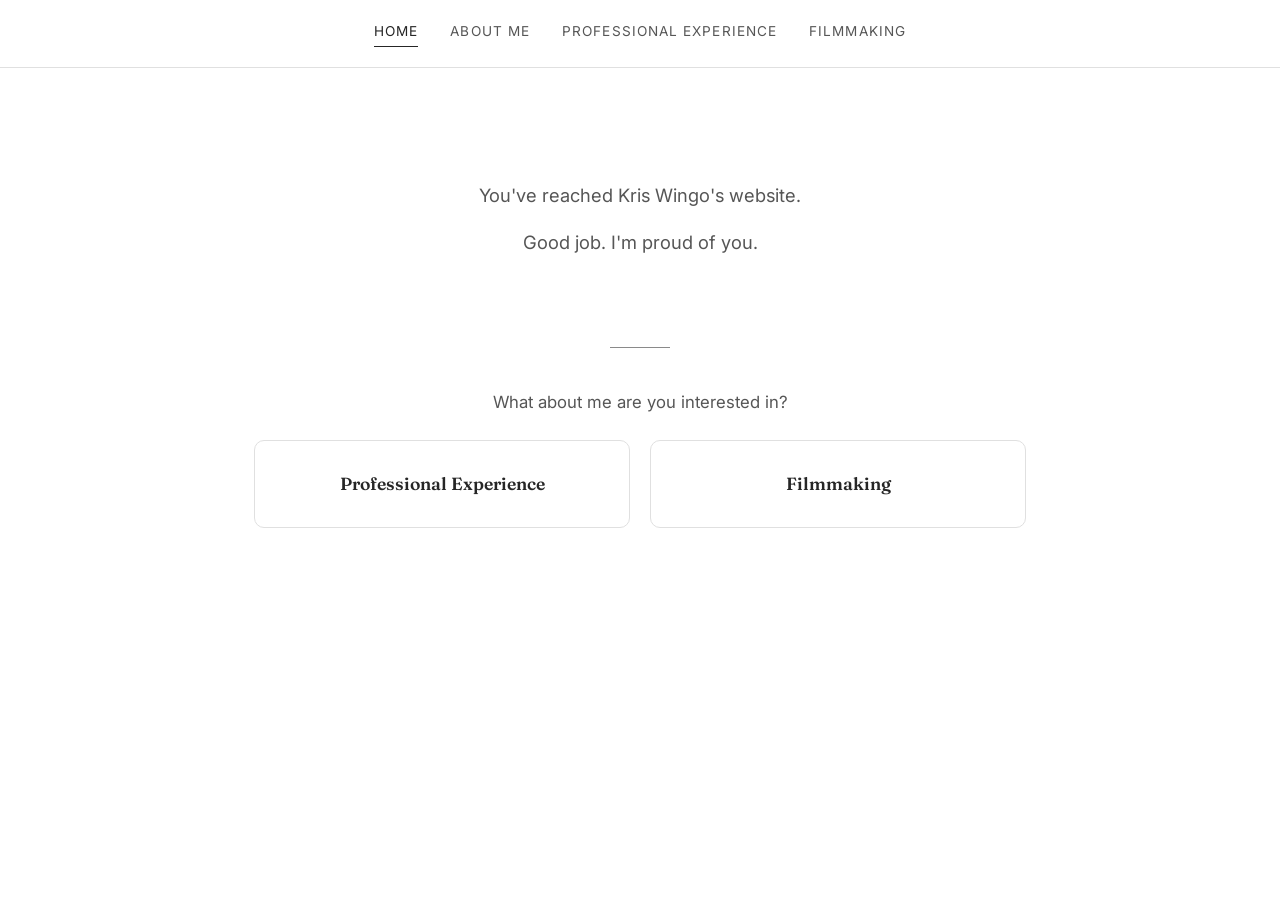
<file: index.html>
<!DOCTYPE html>
<html lang="en">
<head>
  <meta charset="UTF-8">
  <meta name="viewport" content="width=device-width, initial-scale=1.0">
  <title>Kris Wingo</title>
  <link rel="stylesheet" href="styles.css">
</head>
<body>
  <header>
    <nav>
      <a href="index.html">Home</a>
      <a href="about.html">About Me</a>
      <a href="experience.html">Professional Experience</a>
      <a href="filmmaking.html">Filmmaking</a>
    </nav>
  </header>

  <main>
    <section class="hero">
      <p>You've reached Kris Wingo's website.<p>
      <p>Good job. I'm proud of you.</p>
    </section>

    <div class="hero-divider"></div>

    <p class="explore-heading">What about me are you interested in?</p>
    <div class="cta-grid">
      <a class="cta-card" href="experience.html">
        Professional Experience
      </a>
      <a class="cta-card" href="filmmaking.html">
        Filmmaking
      </a>
    </div>
  </main>

  <script src="script.js"></script>
</body>
</html>
</file>
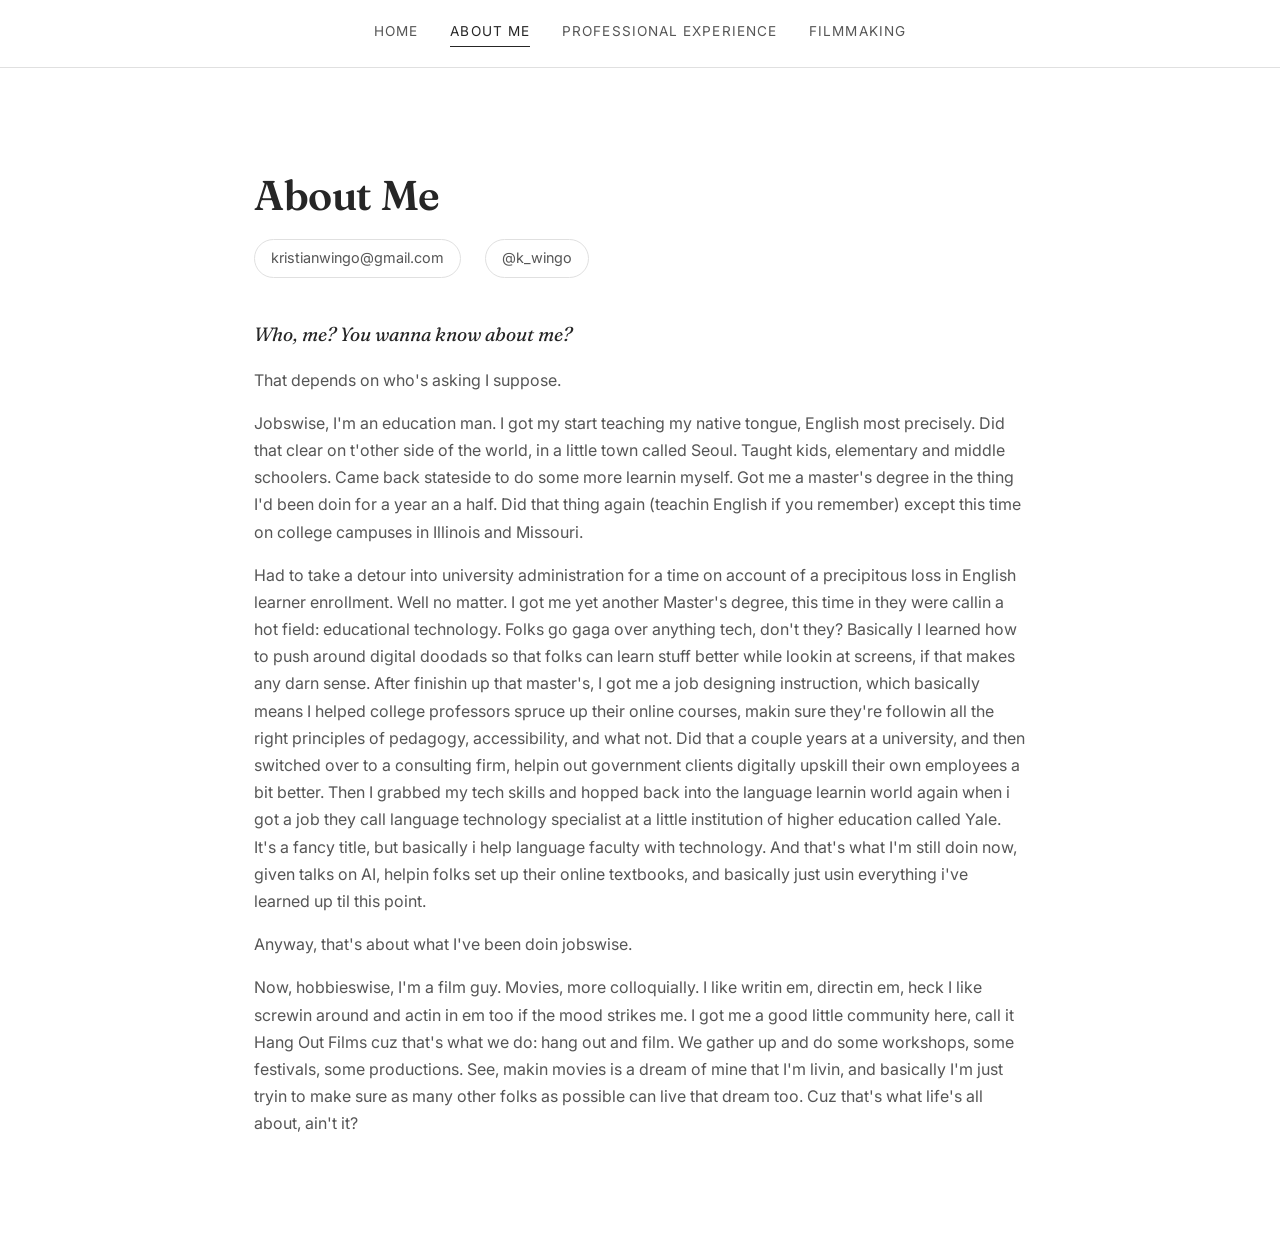
<file: about.html>
<!DOCTYPE html>
<html lang="en">
<head>
  <meta charset="UTF-8">
  <meta name="viewport" content="width=device-width, initial-scale=1.0">
  <title>About Me | Kris Wingo</title>
  <link rel="stylesheet" href="styles.css">
</head>
<body>
  <header>
    <nav>
      <a href="index.html">Home</a>
      <a href="about.html">About Me</a>
      <a href="experience.html">Professional Experience</a>
      <a href="filmmaking.html">Filmmaking</a>
    </nav>
  </header>

  <main>
    <h1>About Me</h1>

    <div class="links-row">
           <a href="mailto:kristianwingo@gmail.com">kristianwingo@gmail.com</a>
 <a href="https://instagram.com/k_wingo" target="_blank" rel="noopener">@k_wingo</a>
    </div>

    <div class="about-body">
      <p>Who, me? You wanna know about me?</p>
      <p>That depends on who's asking I suppose.</p>
      <p>Jobswise, I'm an education man. I got my start teaching my native tongue, English most precisely. Did that clear on t'other side of the world, in a little town called Seoul. Taught kids, elementary and middle schoolers. Came back stateside to do some more learnin myself. Got me a master's degree in the thing I'd been doin for a year an a half. Did that thing again (teachin English if you remember) except this time on college campuses in Illinois and Missouri.</p>
      <p>Had to take a detour into university administration for a time on account of a precipitous loss in English learner enrollment. Well no matter. I got me yet another Master's degree, this time in they were callin a hot field: educational technology. Folks go gaga over anything tech, don't they? Basically I learned how to push around digital doodads so that folks can learn stuff better while lookin at screens, if that makes any darn sense. After finishin up that master's, I got me a job designing instruction, which basically means I helped college professors spruce up their online courses, makin sure they're followin all the right principles of pedagogy, accessibility, and what not. Did that a couple years at a university, and then switched over to a consulting firm, helpin out government clients digitally upskill their own employees a bit better. Then I grabbed my tech skills and hopped back into the language learnin world again when i got a job they call language technology specialist at a little institution of higher education called Yale. It's a fancy title, but basically i help language faculty with technology. And that's what I'm still doin now, given talks on AI, helpin folks set up their online textbooks, and basically just usin everything i've learned up til this point.</p>
      <p>Anyway, that's about what I've been doin jobswise.</p>
      <p>Now, hobbieswise, I'm a film guy. Movies, more colloquially. I like writin em, directin em, heck I like screwin around and actin in em too if the mood strikes me. I got me a good little community here, call it Hang Out Films cuz that's what we do: hang out and film. We gather up and do some workshops, some festivals, some productions. See, makin movies is a dream of mine that I'm livin, and basically I'm just tryin to make sure as many other folks as possible can live that dream too. Cuz that's what life's all about, ain't it?</p>
    </div>
  </main>

  <script src="script.js"></script>
</body>
</html>
</file>
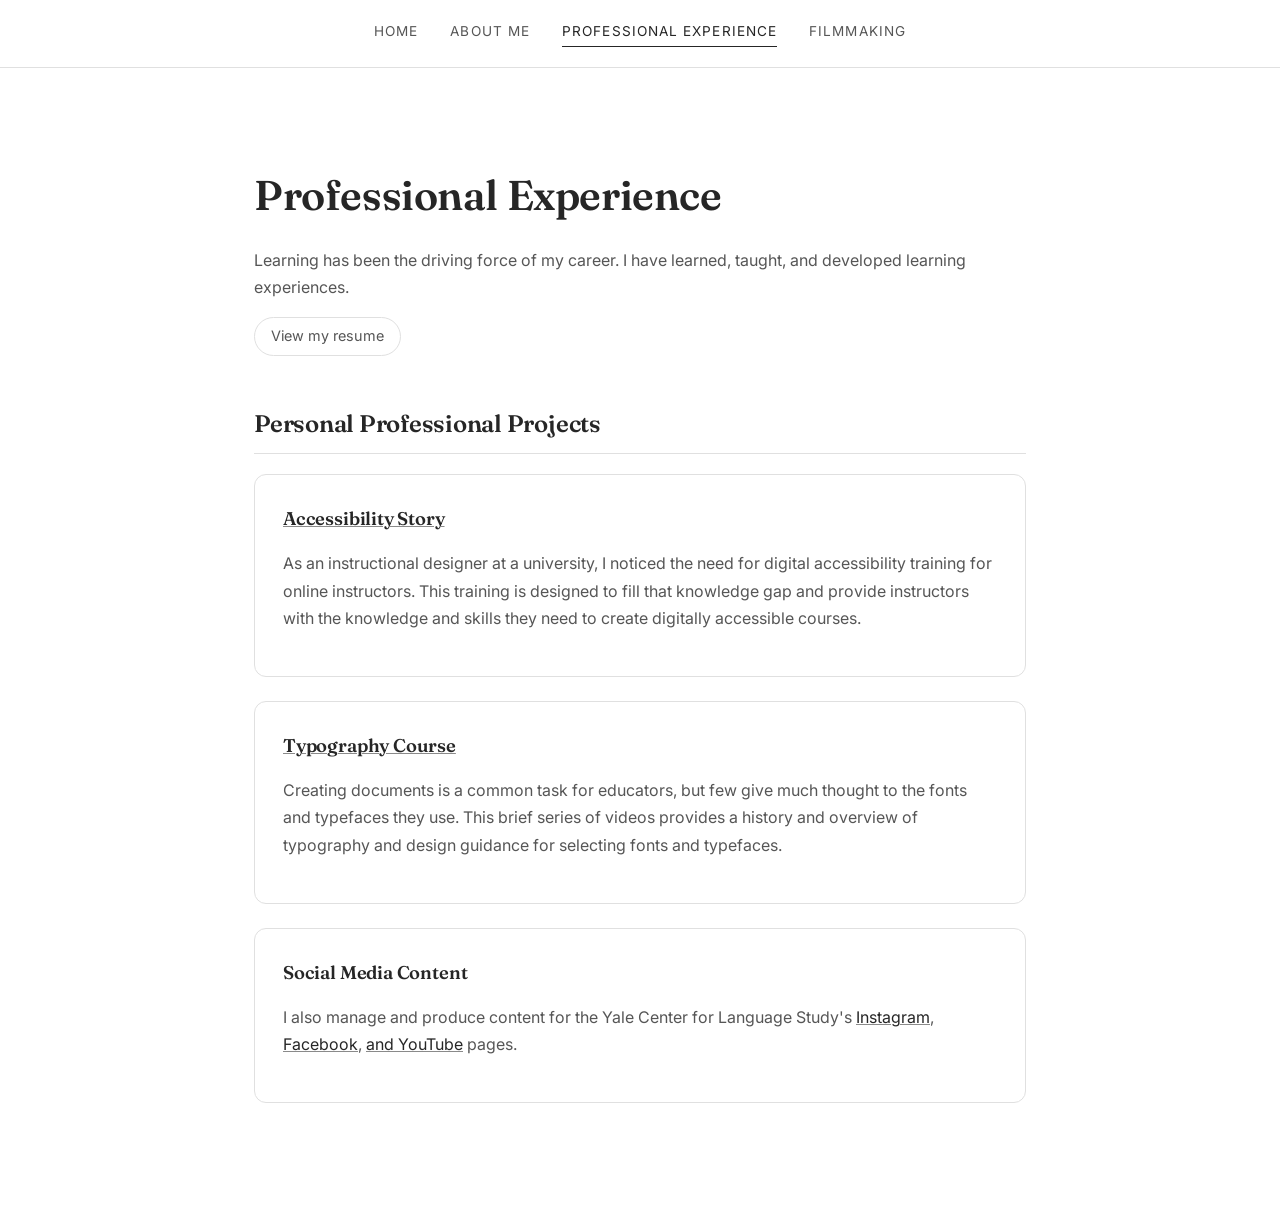
<file: experience.html>
<!DOCTYPE html>
<html lang="en">
<head>
  <meta charset="UTF-8">
  <meta name="viewport" content="width=device-width, initial-scale=1.0">
  <title>Professional Experience | Kris Wingo</title>
  <link rel="stylesheet" href="styles.css">
</head>
<body>
  <header>
    <nav>
      <a href="index.html">Home</a>
      <a href="about.html">About Me</a>
      <a href="experience.html">Professional Experience</a>
      <a href="filmmaking.html">Filmmaking</a>
    </nav>
  </header>

  <main>
    <h1>Professional Experience</h1>
    <p>Learning has been the driving force of my career. I have learned, taught, and developed learning experiences.</p>

    <div class="links-row">
      <a href="Kristian Wingo resume.pdf" target="_blank" rel="noopener">View my resume</a>
    </div>

    <h2>Personal Professional Projects</h2>

    <div class="card">
     <a href="https://kriswingoelearning.s3.us-east-2.amazonaws.com/Accessibility+Story+-+Storyline+output/story.html"> <h3>Accessibility Story</h3></a>
      <p>As an instructional designer at a university, I noticed the need for digital accessibility training for online instructors. This training is designed to fill that knowledge gap and provide instructors with the knowledge and skills they need to create digitally accessible courses.</p>
    </div>

    <div class="card">
      <a href="https://www.youtube.com/watch?v=-69LbHownVY&list=PLdi-2gfSUC5guArgAKJ0tuiGcOzNzxzjL&pp=0gcJCf0EgXWwhyeT"><h3>Typography Course</h3></a>
      <p>Creating documents is a common task for educators, but few give much thought to the fonts and typefaces they use. This brief series of videos provides a history and overview of typography and design guidance for selecting fonts and typefaces.</p>
    </div>

    <div class="card">
      <h3>Social Media Content</h3>
      <p>I also manage and produce content for the Yale Center for Language Study's <a href="https://www.instagram.com/yalecls/">Instagram</a>, <a href="https://www.facebook.com/yalecls/">Facebook</a>, <a href="https://www.youtube.com/@YaleCLS">and YouTube</a> pages.</p>
    </div>
  </main>

  <script src="script.js"></script>
</body>
</html>
</file>
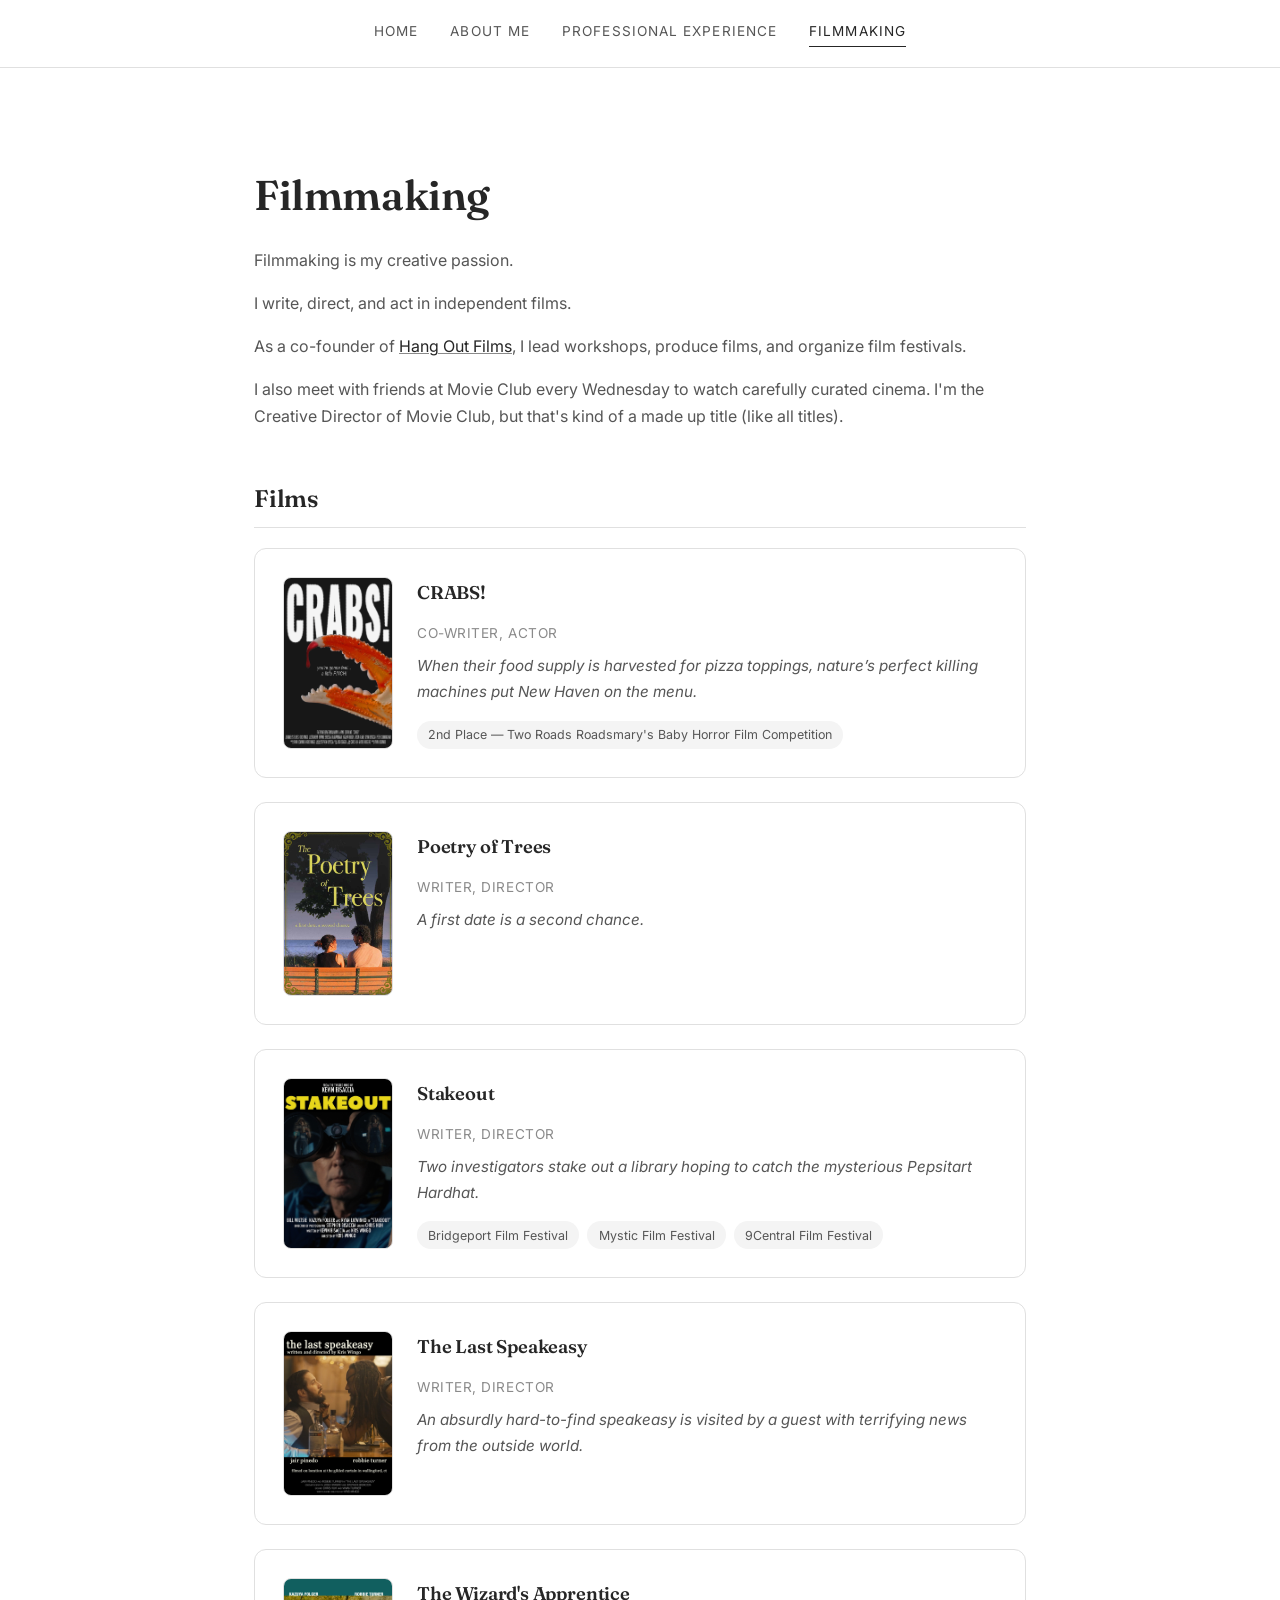
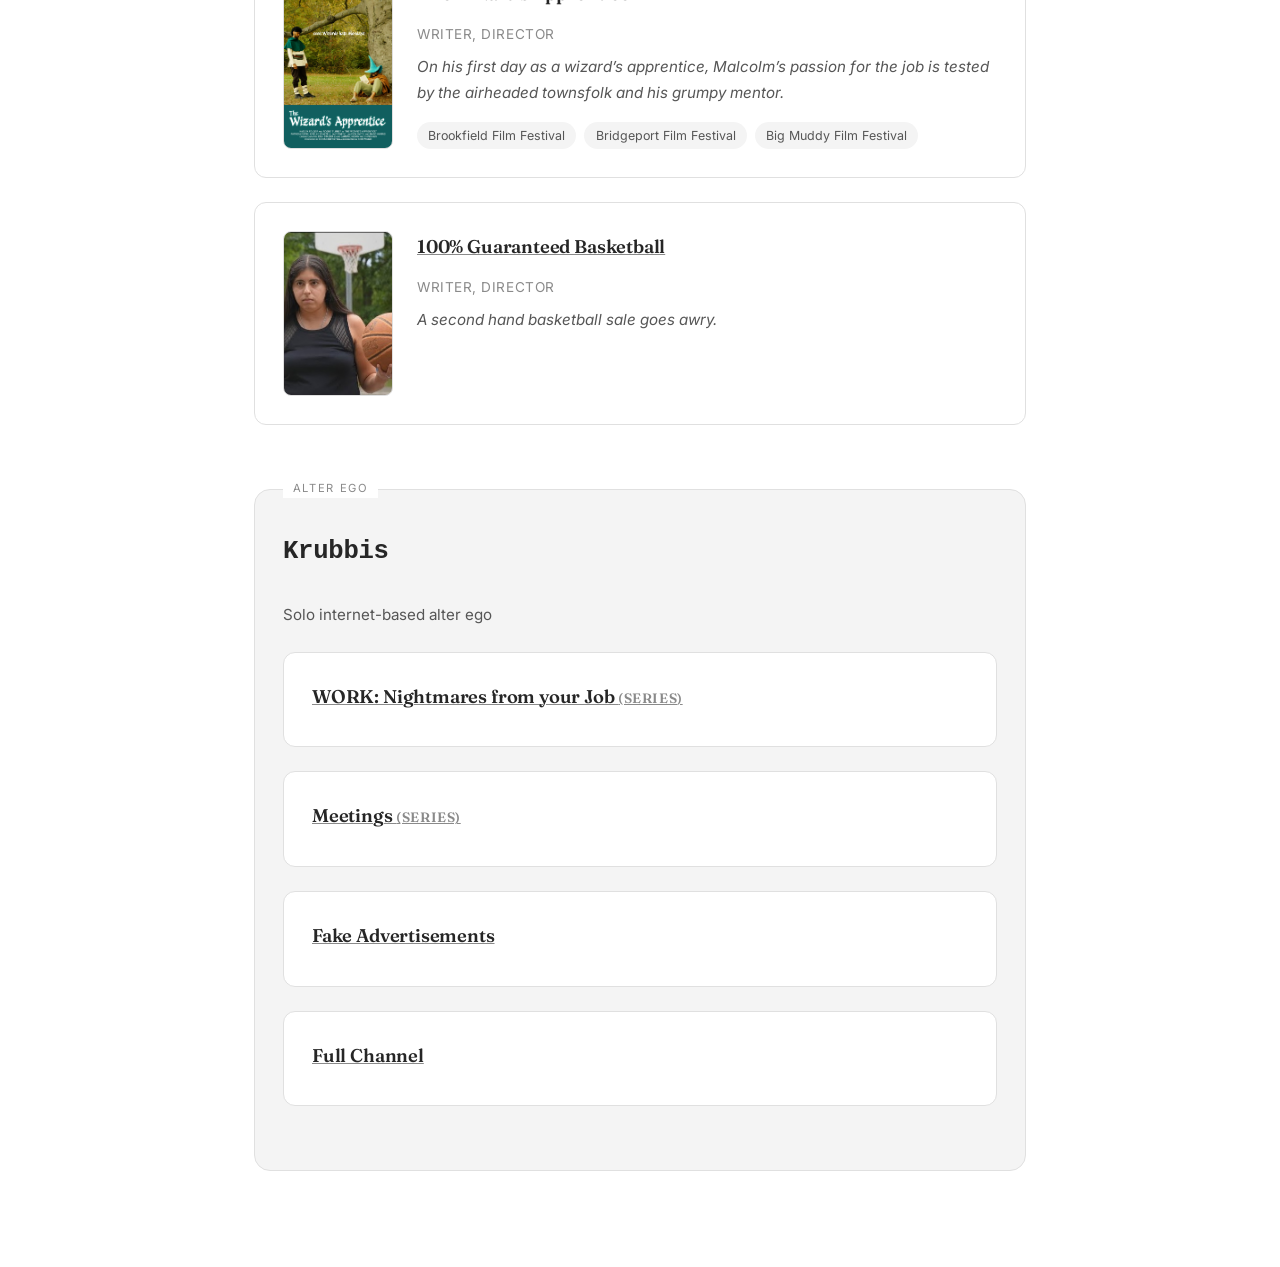
<file: filmmaking.html>
<!DOCTYPE html>
<html lang="en">
<head>
  <meta charset="UTF-8">
  <meta name="viewport" content="width=device-width, initial-scale=1.0">
  <title>Filmmaking | Kris Wingo</title>
  <link rel="stylesheet" href="styles.css">
</head>
<body>
  <header>
    <nav>
      <a href="index.html">Home</a>
      <a href="about.html">About Me</a>
      <a href="experience.html">Professional Experience</a>
      <a href="filmmaking.html">Filmmaking</a>
    </nav>
  </header>

  <main>
    <h1>Filmmaking</h1>
    <p>Filmmaking is my creative passion.</p>
    <p>I write, direct, and act in independent films.</p>
    <p>As a co-founder of <a href="https://hangoutfilms.com">Hang Out Films</a>, I lead workshops, produce films, and organize film festivals.</p>
    <p>I also meet with friends at Movie Club every Wednesday to watch carefully curated cinema. I'm the Creative Director of Movie Club, but that's kind of a made up title (like all titles).</p>

    <h2>Films</h2>

    <div class="card film-card">
<img class="poster-img" src="posters/crabs.jpg" alt="CRABS! poster">
      <div class="film-content">
        <h3>CRABS!</h3>
        <p class="meta">Co-writer, Actor</p>
 <p class="logline">When their food supply is harvested for pizza toppings, nature’s perfect killing machines put New Haven on the menu.</p>
        <span class="badge">2nd Place — Two Roads Roadsmary's Baby Horror Film Competition</span>
      </div>
    </div>

    <div class="card film-card">
<img class="poster-img" src="posters/poetryoftrees.jpg" alt="Poetry of Trees poster">
      <div class="film-content">
        <h3>Poetry of Trees</h3>
        <p class="meta">Writer, Director</p>
 <p class="logline">A first date is a second chance.</p>
      </div>
    </div>

    <div class="card film-card">
<img class="poster-img" src="posters/stakeout.jpg" alt="Stakeout poster">
      <div class="film-content">
        <h3>Stakeout</h3>
        <p class="meta">Writer, Director</p>
 <p class="logline">Two investigators stake out a library hoping to catch the mysterious Pepsitart Hardhat.</p>
        <span class="badge">Bridgeport Film Festival</span>
        <span class="badge">Mystic Film Festival</span>
        <span class="badge">9Central Film Festival</span>
      </div>
    </div>

    <div class="card film-card">
<img class="poster-img" src="posters/last-speakeasy.jpg" alt="The Last Speakeasy poster">

      <div class="film-content">
        <h3>The Last Speakeasy</h3>
        <p class="meta">Writer, Director</p>
<p class="logline">An absurdly hard-to-find speakeasy is visited by a guest with terrifying news from the outside world.</p>
      </div>
    </div>

    <div class="card film-card">
<img class="poster-img" src="posters/wizards-apprentice.jpg" alt="The Wizard's Apprentice poster">

      <div class="film-content">
        <h3>The Wizard's Apprentice</h3>
        <p class="meta">Writer, Director</p>
<p class="logline">On his first day as a wizard’s apprentice, Malcolm’s passion for the job is tested by the airheaded townsfolk and his grumpy mentor.</p>
        <span class="badge">Brookfield Film Festival</span>
        <span class="badge">Bridgeport Film Festival</span>
        <span class="badge">Big Muddy Film Festival</span>
      </div>
    </div>

    <div class="card film-card">
<img class="poster-img" src="posters/100percentbasketball.jpg" alt="The Wizard's Apprentice poster">
      <div class="film-content">
        <a href="https://youtu.be/SjYJv8mk50M?si=ZvMbg0pxzz1pdVsW"><h3>100% Guaranteed Basketball</h3></a>
        <p class="meta">Writer, Director</p>
<p class="logline">A second hand basketball sale goes awry.</p>
      </div>
    </div>

    <section class="krubbis-section">
      <h2>Krubbis</h2>
      <p class="intro">Solo internet-based alter ego</p>

      <div class="card">
        <a href="https://youtube.com/playlist?list=PLoatXRt6NicfovRjdJzaZ-Qcx__cVROSV&si=icB-krE_a-iYxYAj"><h3>WORK: Nightmares from your Job <span class="meta">(Series)</span></h3></a>
      </div>

      <div class="card">
        <a href="https://youtube.com/playlist?list=PLoatXRt6NiceIHBdGpHHq-9-557qmDjzz&si=L7PHomBLvhlZ50Bz"><h3>Meetings <span class="meta">(Series)</span></h3></a>
      </div>

      <div class="card">
       <a href="https://youtube.com/playlist?list=PLoatXRt6NiceVzQvBFXOFkZTMK-LHtXdd&si=rJaPzrhMWM1FUY28"><h3>Fake Advertisements</h3></a>
      </div>

      <div class="card">
     <a href="https://www.youtube.com/@krubbis">   <h3>Full Channel</h3></a>
      </div>
    </section>
  </main>

  <script src="script.js"></script>
</body>
</html>
</file>
<file: styles.css>
@import url('https://fonts.googleapis.com/css2?family=Fraunces:ital,opsz,wght@0,9..144,400;0,9..144,600;1,9..144,500&family=Inter:wght@400;500;600&display=swap');

:root {
  --bg: #ffffff;
  --panel: #f4f4f4;
  --text-dark: #262626;
  --text-mid: #565656;
  --text-light: #8a8a8a;
  --border: #e0e0e0;
  --max-width: 820px;
}

* { box-sizing: border-box; }

body {
  margin: 0;
  background-color: var(--bg);
  color: var(--text-dark);
  font-family: 'Inter', -apple-system, BlinkMacSystemFont, "Segoe UI", sans-serif;
  line-height: 1.7;
}

h1, h2, h3 {
  font-family: 'Fraunces', serif;
  color: var(--text-dark);
  letter-spacing: -0.01em;
}

/* ---------- NAV ---------- */
header {
  position: sticky;
  top: 0;
  background: rgba(255,255,255,0.9);
  backdrop-filter: blur(6px);
  border-bottom: 1px solid var(--border);
  padding: 1.25rem 1rem;
  z-index: 10;
}

nav {
  max-width: var(--max-width);
  margin: 0 auto;
  display: flex;
  flex-wrap: wrap;
  justify-content: center;
  gap: 2rem;
}

nav a {
  position: relative;
  color: var(--text-mid);
  text-decoration: none;
  font-size: 0.85rem;
  letter-spacing: 0.08em;
  text-transform: uppercase;
  padding-bottom: 4px;
}

nav a::after {
  content: "";
  position: absolute;
  left: 0;
  bottom: 0;
  width: 0%;
  height: 1px;
  background: var(--text-dark);
  transition: width 0.25s ease;
}

nav a:hover::after,
nav a.active::after {
  width: 100%;
}

nav a.active,
nav a:hover {
  color: var(--text-dark);
}

/* ---------- LAYOUT ---------- */
main {
  max-width: var(--max-width);
  margin: 0 auto;
  padding: 4rem 1.5rem 6rem;
}

h1 {
  font-size: 2.6rem;
  font-weight: 600;
  margin-bottom: 0.5rem;
}

h2 {
  font-size: 1.5rem;
  font-weight: 600;
  margin-top: 3rem;
  margin-bottom: 1.25rem;
  padding-bottom: 0.5rem;
  border-bottom: 1px solid var(--border);
}

h3 {
  font-size: 1.15rem;
  font-weight: 600;
  margin: 0 0 0.25rem;
}

p { color: var(--text-mid); margin-bottom: 1rem; }

a {
  color: var(--text-dark);
  text-decoration: underline;
  text-decoration-color: var(--text-light);
  text-decoration-thickness: 1px;
}

a:hover { color: #000; text-decoration-color: var(--text-dark); }

/* ---------- HERO (Home) ---------- */
.hero {
  text-align: center;
  padding: 3rem 0 2rem;
}

.hero .eyebrow {
  display: block;
  font-size: 0.8rem;
  letter-spacing: 0.15em;
  text-transform: uppercase;
  color: var(--text-light);
  margin-bottom: 1rem;
}

.hero p {
  font-size: 1.15rem;
  max-width: 480px;
  margin: 0 auto 1rem;
}

.hero-divider {
  width: 60px;
  height: 1px;
  background: var(--text-light);
  margin: 2.5rem auto;
}

.explore-heading {
  text-align: center;
  font-size: 1.05rem;
  color: var(--text-mid);
  margin-bottom: 1.5rem;
}

.cta-grid {
  display: grid;
  grid-template-columns: 1fr 1fr;
  gap: 1.25rem;
}

@media (max-width: 560px) {
  .cta-grid { grid-template-columns: 1fr; }
}

.cta-card {
  display: block;
  border: 1px solid var(--border);
  border-radius: 10px;
  padding: 1.75rem 1.25rem;
  text-align: center;
  text-decoration: none;
  color: var(--text-dark);
  font-weight: 600;
  font-family: 'Fraunces', serif;
  font-size: 1.1rem;
  transition: transform 0.2s ease, box-shadow 0.2s ease, border-color 0.2s ease;
}

.cta-card:hover {
  transform: translateY(-4px);
  box-shadow: 0 10px 24px rgba(0,0,0,0.06);
  border-color: var(--text-light);
}

.cta-card span {
  display: block;
  margin-top: 0.4rem;
  font-family: 'Inter', sans-serif;
  font-weight: 400;
  font-size: 0.8rem;
  color: var(--text-light);
  text-transform: uppercase;
  letter-spacing: 0.08em;
}

/* ---------- LINKS ROW (About) ---------- */
.links-row {
  display: flex;
  gap: 1.5rem;
  margin-bottom: 2.5rem;
  flex-wrap: wrap;
}

.links-row a {
  font-size: 0.9rem;
  text-decoration: none;
  color: var(--text-mid);
  border: 1px solid var(--border);
  border-radius: 20px;
  padding: 0.4rem 1rem;
  transition: all 0.2s ease;
}

.links-row a:hover {
  color: var(--text-dark);
  border-color: var(--text-dark);
}

.about-body p:first-of-type {
  font-family: 'Fraunces', serif;
  font-size: 1.2rem;
  font-style: italic;
  color: var(--text-dark);
}

/* ---------- CARDS (Projects / Films) ---------- */
.card {
  border: 1px solid var(--border);
  border-radius: 12px;
  padding: 1.75rem;
  margin-bottom: 1.5rem;
  background: #fff;
  opacity: 0;
  transform: translateY(14px);
  transition: opacity 0.5s ease, transform 0.5s ease, box-shadow 0.25s ease, border-color 0.25s ease;
}

.card.in-view {
  opacity: 1;
  transform: translateY(0);
}

.card:hover {
  box-shadow: 0 12px 28px rgba(0,0,0,0.07);
  border-color: #cfcfcf;
}

.card h3 { margin-bottom: 0.4rem; }

.card .index {
  display: inline-block;
  font-family: 'Fraunces', serif;
  font-size: 0.8rem;
  color: var(--text-light);
  margin-bottom: 0.5rem;
}

/* Film card: poster + content */
.film-card {
  display: flex;
  gap: 1.5rem;
}

.logline {
  font-style: italic;
  color: var(--text-mid);
  font-size: 0.95rem;
  margin: 0.4rem 0 0.75rem;
}

@media (max-width: 540px) {
  .film-card { flex-direction: column; }
}

.poster-placeholder {
  flex: 0 0 110px;
  width: 110px;
  aspect-ratio: 2 / 3;
  border-radius: 8px;
  border: 1px dashed #c9c9c9;
  background: repeating-linear-gradient(
    45deg,
    #f6f6f6,
    #f6f6f6 10px,
    #eeeeee 10px,
    #eeeeee 20px
  );
  display: flex;
  align-items: center;
  justify-content: center;
  text-align: center;
  color: var(--text-light);
  font-size: 0.7rem;
  letter-spacing: 0.05em;
  text-transform: uppercase;
  overflow: hidden;
}

/* To add a real poster, replace the placeholder div with:
   <img class="poster-img" src="posters/your-poster.jpg" alt="Film title poster">
*/
.poster-img {
  flex: 0 0 110px;
  width: 110px;
  aspect-ratio: 2 / 3;
  object-fit: cover;
  border-radius: 8px;
  border: 1px solid var(--border);
}

.film-content { flex: 1; }

.meta {
  color: var(--text-light);
  font-size: 0.85rem;
  text-transform: uppercase;
  letter-spacing: 0.04em;
  margin-bottom: 0.5rem;
}

.badge {
  display: inline-block;
  font-size: 0.78rem;
  color: var(--text-mid);
  background: var(--panel);
  border-radius: 20px;
  padding: 0.2rem 0.7rem;
  margin: 0.25rem 0.25rem 0 0;
}

.placeholder {
  color: var(--text-light);
  font-style: italic;
  font-size: 0.85rem;
}

/* ---------- KRUBBIS SECTION (visually separated) ---------- */
.krubbis-section {
  margin-top: 4rem;
  padding: 2.5rem 1.75rem;
  background: var(--panel);
  border-radius: 16px;
  border: 1px solid var(--border);
  position: relative;
}

.krubbis-section::before {
  content: "ALTER EGO";
  position: absolute;
  top: -11px;
  left: 1.75rem;
  background: var(--bg);
  padding: 0 0.6rem;
  font-size: 0.7rem;
  letter-spacing: 0.15em;
  color: var(--text-light);
  font-family: 'Inter', sans-serif;
}

.krubbis-section h2 {
  font-family: 'Courier New', monospace;
  font-size: 1.6rem;
  border-bottom: none;
  margin-top: 0;
}

.krubbis-section .intro {
  font-size: 0.95rem;
  color: var(--text-mid);
  margin-bottom: 1.5rem;
}

.krubbis-section .card {
  background: #fff;
}

/* ---------- SCROLLBAR / MISC ---------- */
::selection { background: #d8d8d8; }
</file>
